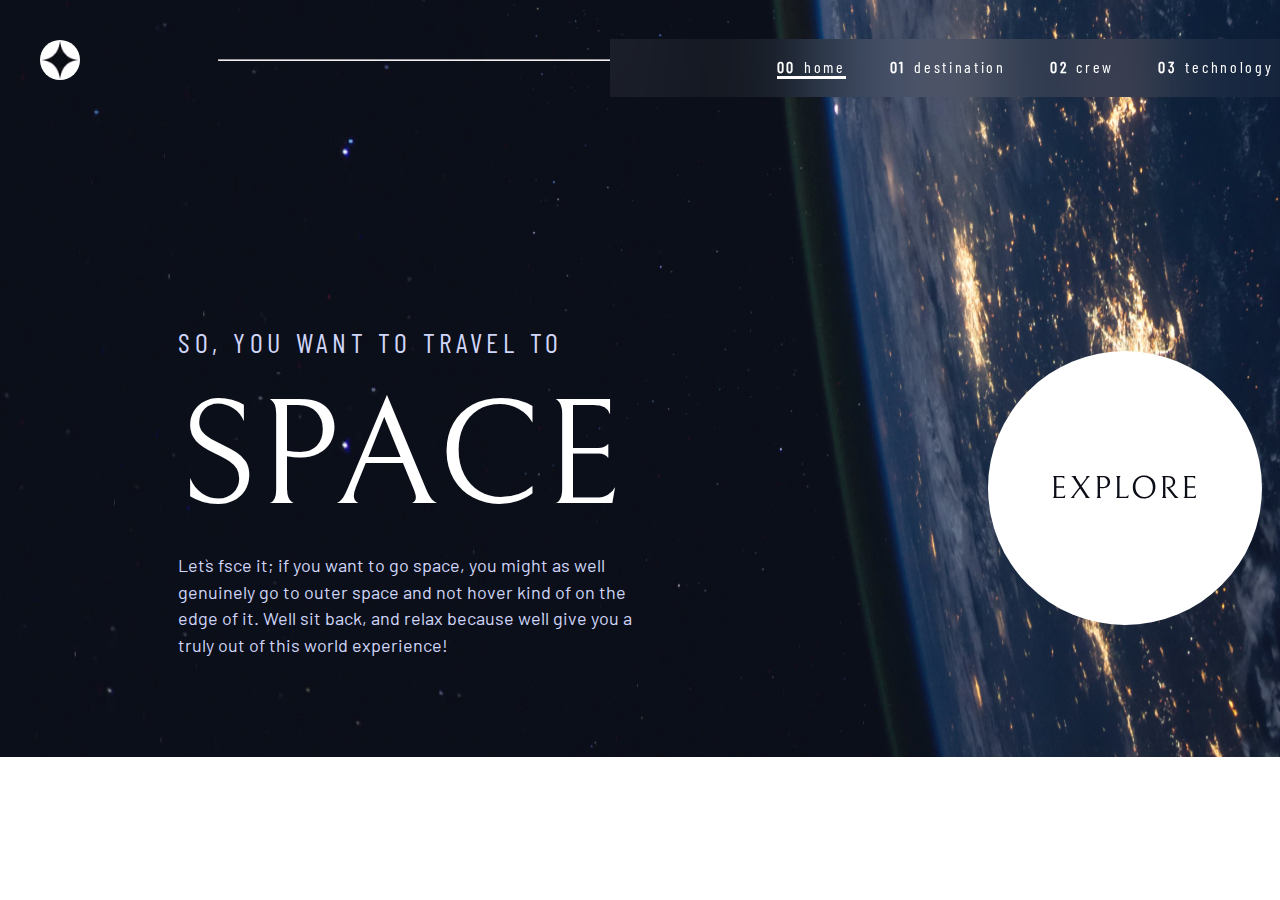
<file: index.html>
<!DOCTYPE html>
<html lang="en">
<head>
    <meta charset="UTF-8">
    <meta http-equiv="X-UA-Compatible" content="IE=edge">
    <meta name="viewport" content="width=device-width, initial-scale=1.0">
    <title>space</title>
    <link rel="stylesheet" href="css/normalize.css">
    <link rel="stylesheet" href="css/main.css">
</head>
<body>
    <div class="becground-img">
        <div class="header-saction">
                <div class="hr-img__flex">
                    <img src="img/photo_2022-10-08_11-21-20.jpg" alt="left-img">
                    
                </div>
                <hr class="header-hr">
                <nav class="navigation">
                    <ul class="navigation-itms">
                        <li class="navigation-itm active">
                            <a href="index.html"><span class="font-width">00</span>home</a>
                        </li>
                        <li class="navigation-itm">
                            <a href="about.html"><span class="font-width">01</span>destination</a>
                        </li>
                        <li class="navigation-itm">
                            <a href="aboutmy.html"><span class="font-width">02</span>crew</a>
                        </li>
                        <li class="navigation-itm">
                            <a href="space.html"><span class="font-width">03</span>technology</a>
                        </li>
                    </ul>
                </nav>
        </div>
        <div class="img-paragraph_flex">
            <div class="paragraph-fonts">
                <p class="font-style">
                    so, you want to travel to
                </p>
                <p class="size-px">
                    space
                </p>
                <p class="lorem-style">
                    Let`s fsce it; if you want to go space, you might as well <br> genuinely go to outer space and not hover kind of on the <br> edge of it. Well sit back, and relax because we`ll give you a <br>truly out of this world experience!
                </p>
            </div>
            <img class="explore-style" src="img/explore (1).svg" alt="explore">
        </div>
    </div>
</body>
</html>
</file>
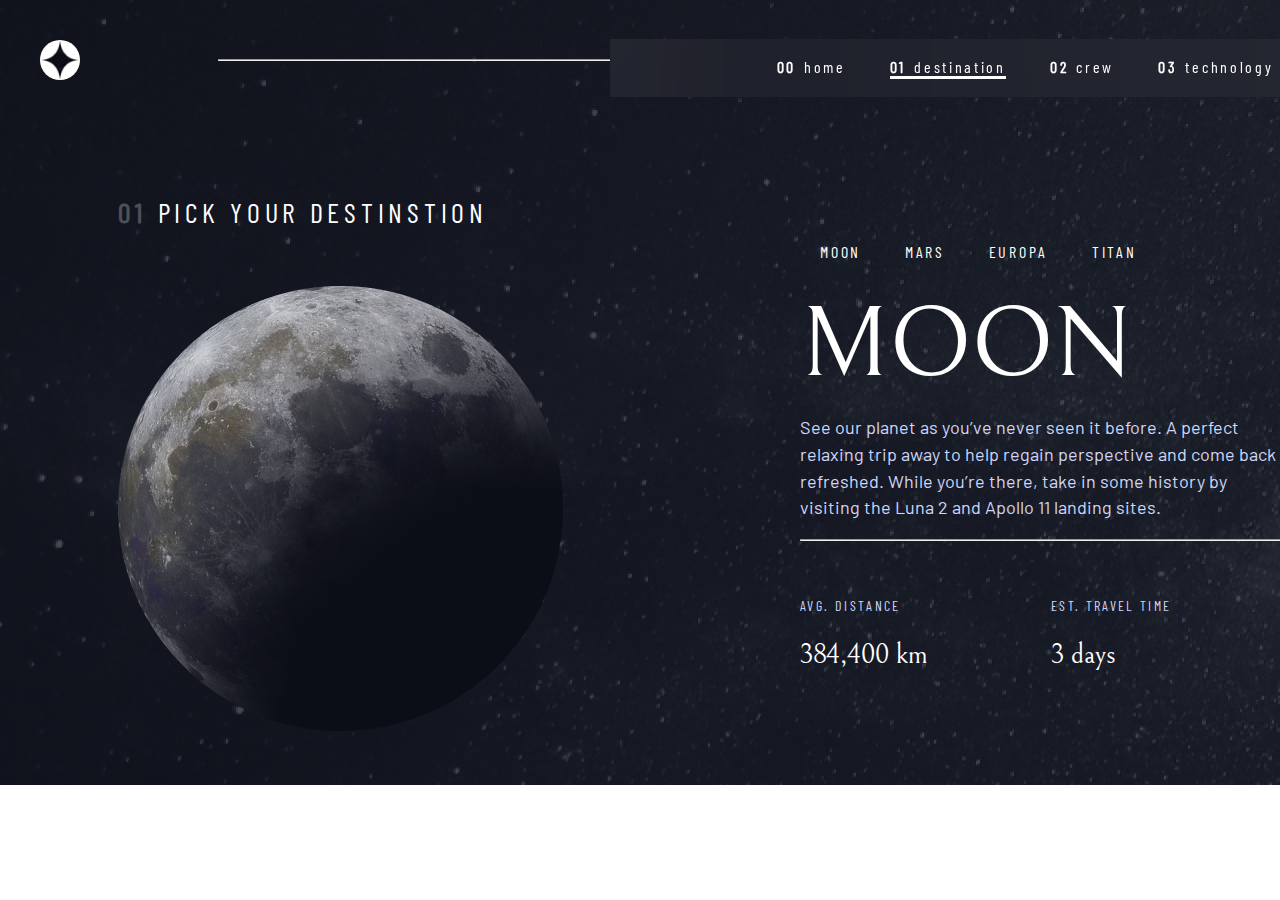
<file: about.html>
<!DOCTYPE html>
<html lang="en">
<head>
    <meta charset="UTF-8">
    <meta http-equiv="X-UA-Compatible" content="IE=edge">
    <meta name="viewport" content="width=device-width, initial-scale=1.0">
    <title>space</title>
    <link rel="stylesheet" href="css/normalize.css">
    <link rel="stylesheet" href="css/main.css">
</head>
<body class="about-html">
    <div class="becgroound-img2">
            <div class="header-saction">
                    <div class="hr-img__flex">
                        <img src="img/photo_2022-10-08_11-21-20.jpg" alt="left-img">
                        <hr class="header-hr">
                    </div>
                    <nav class="navigation">
                        <ul class="navigation-itms">
                            <li class="navigation-itm">
                                <a href="index.html"><span class="font-width">00</span>home</a>
                            </li>
                            <li class="navigation-itm active">
                                <a href="about.html"><span class="font-width">01</span>destination</a>
                            </li>
                            <li class="navigation-itm">
                                <a href="aboutmy.html"><span class="font-width">02</span>crew</a>
                            </li>
                            <li class="navigation-itm">
                                <a href="space.html"><span class="font-width">03</span>technology</a>
                            </li>
                        </ul>
                    </nav>
            </div>
            <div class="display-flex-midle">
                <div class="img-paragraph_top">
                    <p class="paragraph-top">
                        <span class="color-black">
                            01
                        </span>
                        pick your destinstion
                    </p>
                    <img src="img/Bitmap.png" alt="yer">
                </div>
                <div class="navigation-text">
                    <nav class="main-navigation">
                        <ul class="main-navigation_itms">
                            <li class="main-navigation_itm">
                                <a href="#">moon</a>
                            </li>
                            <li class="main-navigation_itm">
                                <a href="#">mars</a>
                            </li>
                            <li class="main-navigation_itm">
                                <a href="#">europa</a>
                            </li>
                            <li class="main-navigation_itm">
                                <a href="#">titan</a>
                            </li>
                        </ul>
                    </nav>
                    <p class="aboutmy-moon">
                        moon
                    </p>
                    <p class="right-main-paragraph2">
                        See our planet as you’ve never seen it before. A perfect <br> relaxing trip away to help regain perspective and come back <br> refreshed. While you’re there, take in some history by <br> visiting the Luna 2 and Apollo 11 landing sites.
                    </p>
                    <hr class="hr-2_about">
                    <div class="main-button__paragraph2">
                        <div class="button-text__2">
                            <p class="font-borwo">
                                avg. distance
                            </p>
                            <p class="font-bellive">
                                384,400 km
                            </p>
                        </div>
                        <div class="button-text__2">
                            <p class="font-borwo">
                                est. travel time
                            </p>
                            <p class="font-bellive">
                                3 days
                            </p>
                        </div>
                    </div>
                </div>
            </div>
    </div>
</body>
</html>
</file>
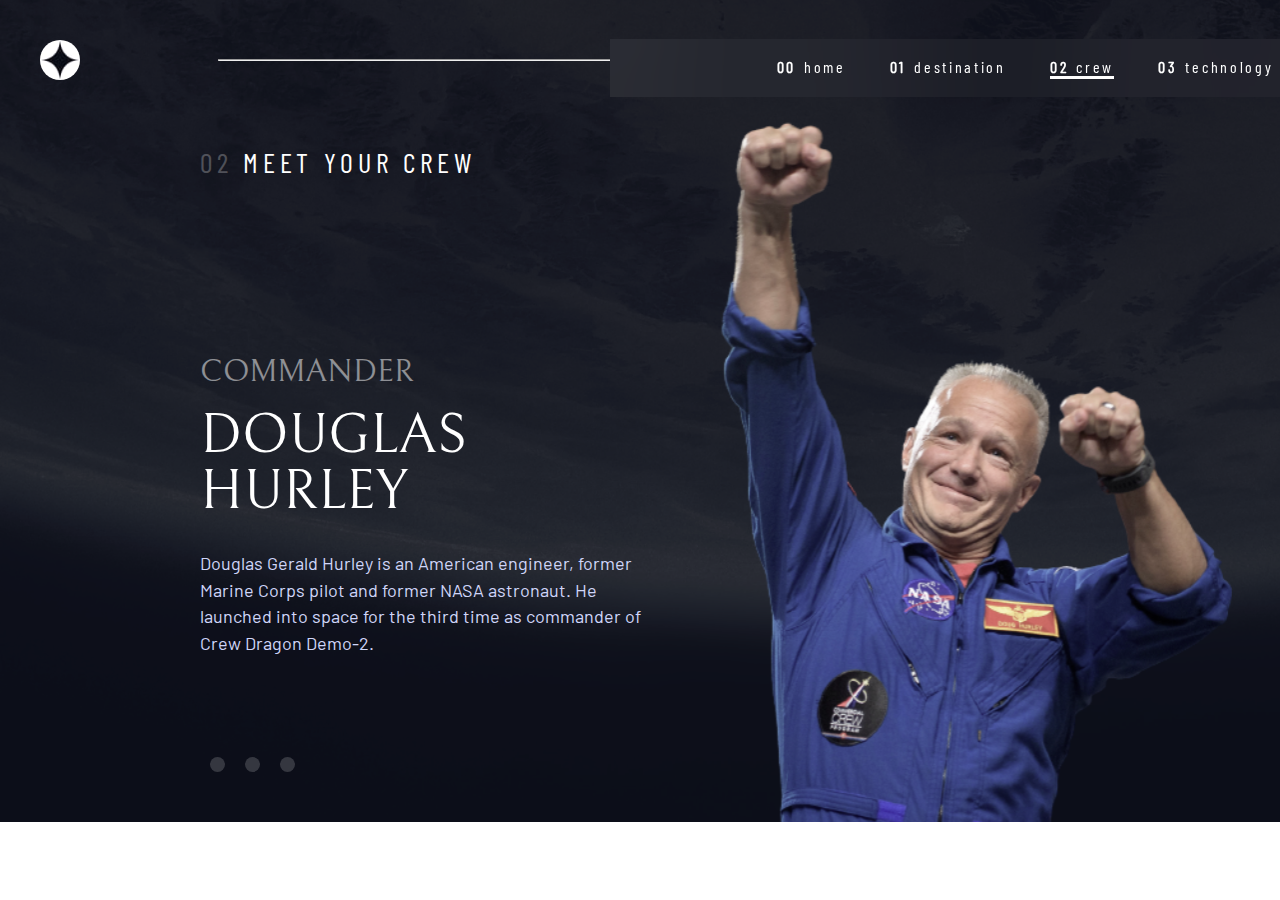
<file: aboutmy.html>
<!DOCTYPE html>
<html lang="en">
<head>
    <meta charset="UTF-8">
    <meta http-equiv="X-UA-Compatible" content="IE=edge">
    <meta name="viewport" content="width=device-width, initial-scale=1.0">
    <title>space</title>
    <link rel="stylesheet" href="css/normalize.css">
    <link rel="stylesheet" href="css/main.css">
</head>
<body class="aboutmy-html">
    <div class="becgroound-img3">
                <div class="header-saction">
                        <div class="hr-img__flex">
                            <img src="img/photo_2022-10-08_11-21-20.jpg" alt="left-img">
                            <hr class="header-hr">
                        </div>
                    
                        <nav class="navigation">
                            <ul class="navigation-itms">
                                <li class="navigation-itm">
                                    <a href="index.html"><span class="font-width">00</span>home</a>
                                </li>
                                <li class="navigation-itm">
                                    <a href="about.html"><span class="font-width">01</span>destination</a>
                                </li>
                                <li class="navigation-itm active">
                                    <a href="aboutmy.html"><span class="font-width">02</span>crew</a>
                                </li>
                                <li class="navigation-itm">
                                    <a href="space.html"><span class="font-width">03</span>technology</a>
                                </li>
                            </ul>
                        </nav>
                </div>
                <div class="display-flex_3style">
                    <div class="text-left_paragraph3">
                        <p class="paragraph-top">
                            <span class="color-wite">
                                02
                            </span>
                            meet your crew
                        </p>
                        <p class="commender">
                            commander
                        </p>
                        <p class="font-size__style">
                            douglas hurley 
                        </p>
                        <p class="right-main-paragraph2">
                            Douglas Gerald Hurley is an American engineer, former <br> Marine Corps pilot and former NASA astronaut. He<br> launched into space for the third time as commander of<br> Crew Dragon Demo-2.
                        </p>
                        <div class="button-style_dod">
                            <span class="colorwite"></span>
                            <span class="dod-style"></span>
                            <span class="dod-style"></span>
                            <span class="dod-style"></span>
                        </div>
                    </div>
                    
    
                    <img class="img-class_3" src="img/okaxon (1).svg" alt="okaxon">
                </div>
    </div>
</body>
</html>
</file>
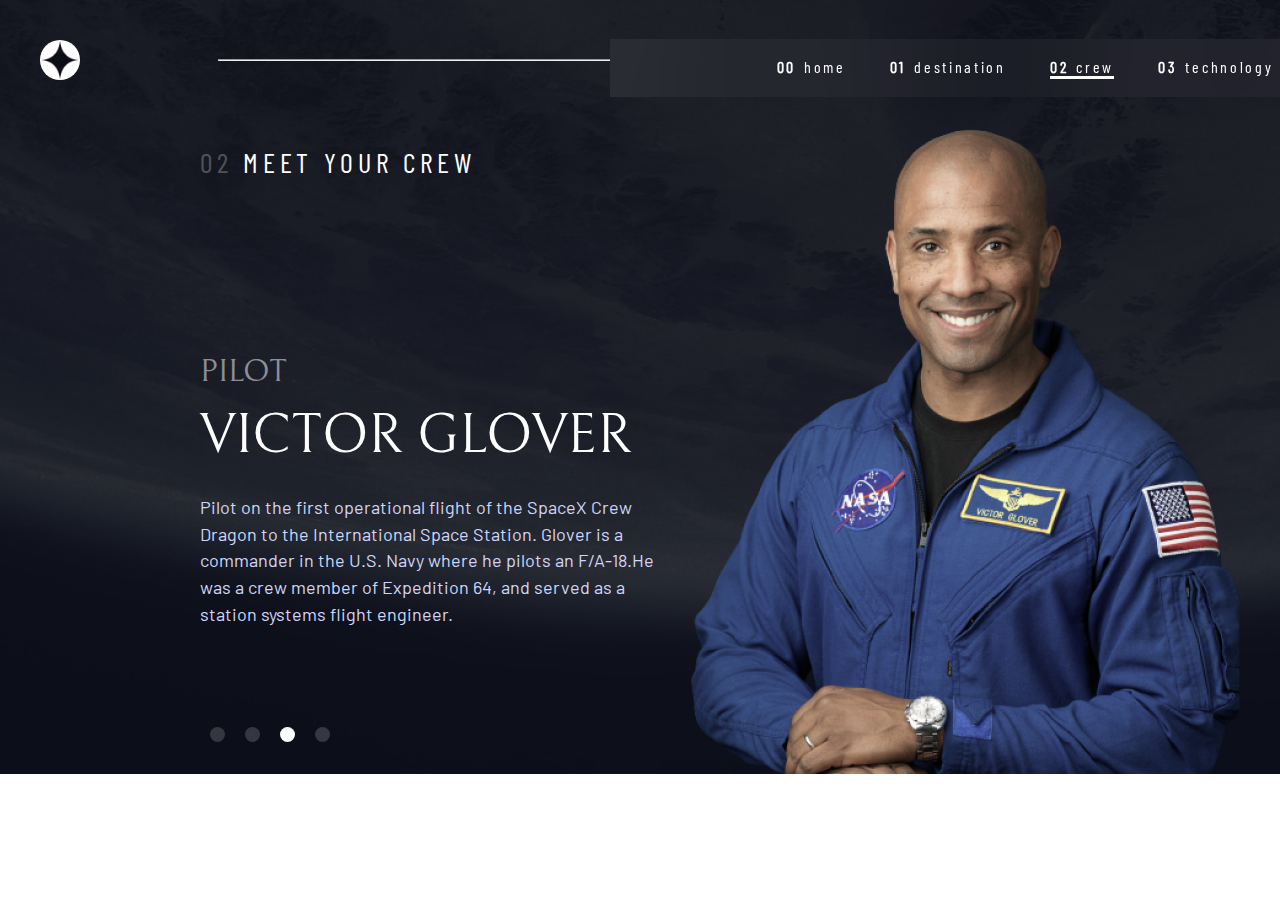
<file: black.html>
<!DOCTYPE html>
<html lang="en">
<head>
    <meta charset="UTF-8">
    <meta http-equiv="X-UA-Compatible" content="IE=edge">
    <meta name="viewport" content="width=device-width, initial-scale=1.0">
    <title>space</title>
    <link rel="stylesheet" href="css/normalize.css">
    <link rel="stylesheet" href="css/main.css">
</head>
<body class="aboutmy-html">
    <div class="becgroound-img3">
                <div class="header-saction">
                        <div class="hr-img__flex">
                            <img src="img/photo_2022-10-08_11-21-20.jpg" alt="left-img">
                            <hr class="header-hr">
                        </div>
                    
                        <nav class="navigation">
                            <ul class="navigation-itms">
                                <li class="navigation-itm">
                                    <a href="index.html"><span class="font-width">00</span>home</a>
                                </li>
                                <li class="navigation-itm">
                                    <a href="about.html"><span class="font-width">01</span>destination</a>
                                </li>
                                <li class="navigation-itm active">
                                    <a href="aboutmy.html"><span class="font-width">02</span>crew</a>
                                </li>
                                <li class="navigation-itm">
                                    <a href="space.html"><span class="font-width">03</span>technology</a>
                                </li>
                            </ul>
                        </nav>
                </div>
                <div class="display-flex_3style">
                    <div class="text-left_paragraph3">
                        <p class="paragraph-top">
                            <span class="color-wite">
                                02
                            </span>
                            meet your crew
                        </p>
                        <p class="commender">
                            pilot
                        </p>
                        <p class="font-size__style">
                           victor glover
                        </p>
                        <p class="right-main-paragraph2">
                            Pilot on the first operational flight of the SpaceX Crew <br> Dragon to the International Space Station. Glover is a<br> commander in the U.S. Navy where he pilots an F/A-18.He<br> was a crew member of Expedition 64, and served as a<br> station systems flight engineer. 
                        </p>
                        <div class="button-style_dod">
                            <a href="aboutmy.html" class="dod-style"></a>
                            <a href="portred2.html" class="dod-style"></a>
                            <a href="black.html" class="dod-style bgcolor"></a>
                            <a href="portred4.html" class="dod-style"></a>
                        </div>
                    </div>
                    <img class="img-class_3" src="img/okaxon3rasmblack.png" alt="okaxon">
                </div>
    </div>
</body>
</html>
</file>
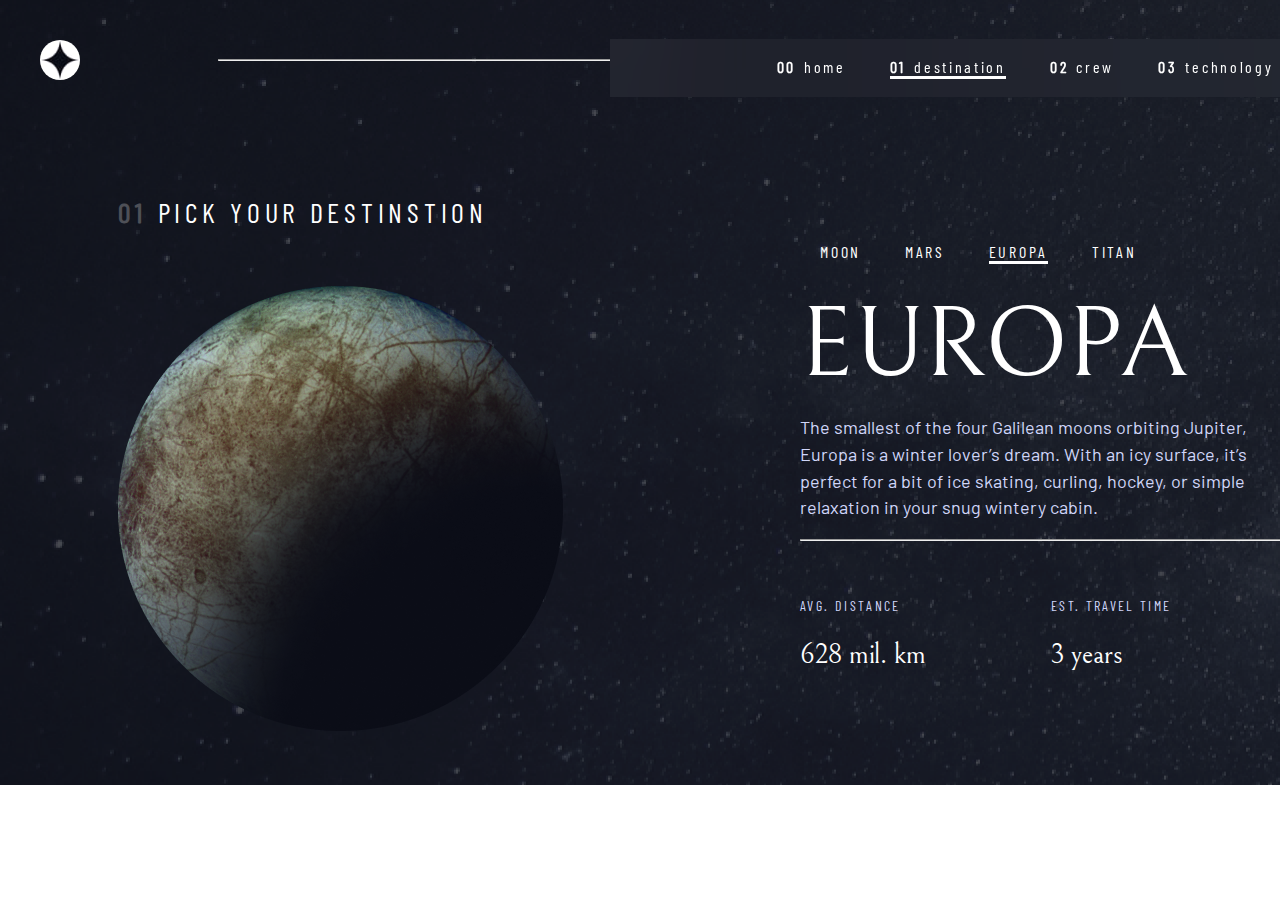
<file: europa.html>
<!DOCTYPE html>
<html lang="en">
<head>
    <meta charset="UTF-8">
    <meta http-equiv="X-UA-Compatible" content="IE=edge">
    <meta name="viewport" content="width=device-width, initial-scale=1.0">
    <title>space</title>
    <link rel="stylesheet" href="css/normalize.css">
    <link rel="stylesheet" href="css/main.css">
</head>
<body class="about-html">
    <div class="becgroound-img2">
            <div class="header-saction">
                    <div class="hr-img__flex">
                        <img src="img/photo_2022-10-08_11-21-20.jpg" alt="left-img">
                        <hr class="header-hr">
                    </div>
                    <nav class="navigation">
                        <ul class="navigation-itms">
                            <li class="navigation-itm">
                                <a href="index.html"><span class="font-width">00</span>home</a>
                            </li>
                            <li class="navigation-itm active">
                                <a href="about.html"><span class="font-width">01</span>destination</a>
                            </li>
                            <li class="navigation-itm">
                                <a href="aboutmy.html"><span class="font-width">02</span>crew</a>
                            </li>
                            <li class="navigation-itm">
                                <a href="space.html"><span class="font-width">03</span>technology</a>
                            </li>
                        </ul>
                    </nav>
            </div>
            <div class="display-flex-midle">
                <div class="img-paragraph_top">
                    <p class="paragraph-top">
                        <span class="color-black">
                            01
                        </span>
                        pick your destinstion
                    </p>
                    <img src="img/europa.png" alt="yer">
                </div>
                <div class="navigation-text">
                    <nav class="main-navigation">
                        <ul class="main-navigation_itms">
                            <li class="main-navigation_itm">
                                <a href="about.html">moon</a>
                            </li>
                            <li class="main-navigation_itm">
                                <a href="mars.html">mars</a>
                            </li>
                            <li class="main-navigation_itm hover2">
                                <a href="europa.html">europa</a>
                            </li>
                            <li class="main-navigation_itm">
                                <a href="titan.html">titan</a>
                            </li>
                        </ul>
                    </nav>
                    <p class="aboutmy-moon">
                        europa
                    </p>
                    <p class="right-main-paragraph2">
                        The smallest of the four Galilean moons orbiting Jupiter, <br> Europa is a winter lover’s dream. With an icy surface, it’s <br> perfect for a bit of ice skating, curling, hockey, or simple <br>relaxation in your snug wintery cabin.
                    </p>
                    <hr class="hr-2_about">
                    <div class="main-button__paragraph2">
                        <div class="button-text__2">
                            <p class="font-borwo">
                                avg. distance
                            </p>
                            <p class="font-bellive">
                                628 mil. km
                            </p>
                        </div>
                        <div class="button-text__2">
                            <p class="font-borwo">
                                est. travel time
                            </p>
                            <p class="font-bellive">
                                3 years
                            </p>
                        </div>
                    </div>
                </div>
            </div>
    </div>
</body>
</html>
</file>
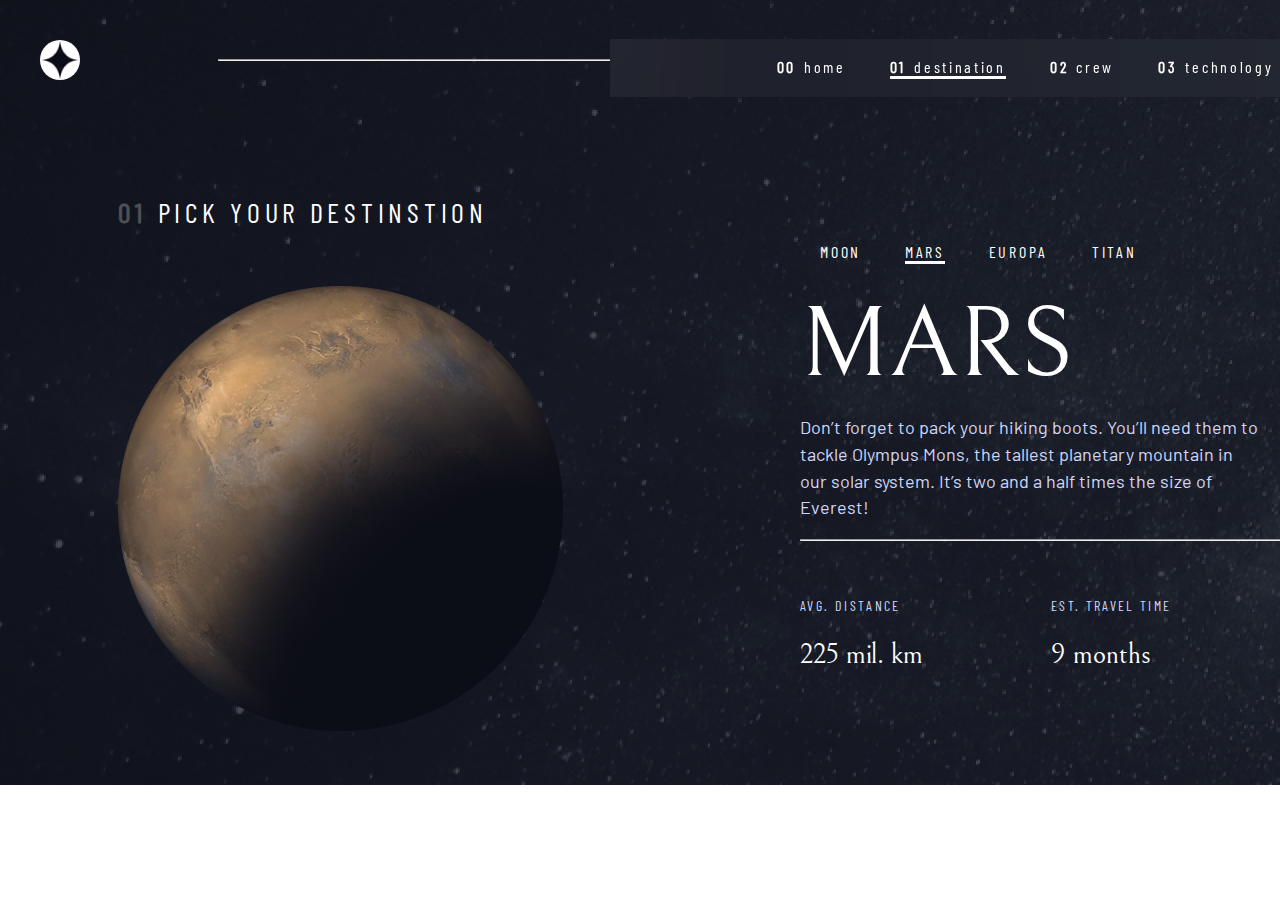
<file: mars.html>
<!DOCTYPE html>
<html lang="en">
<head>
    <meta charset="UTF-8">
    <meta http-equiv="X-UA-Compatible" content="IE=edge">
    <meta name="viewport" content="width=device-width, initial-scale=1.0">
    <title>space</title>
    <link rel="stylesheet" href="css/normalize.css">
    <link rel="stylesheet" href="css/main.css">
</head>
<body class="about-html">
    <div class="becgroound-img2">
            <div class="header-saction">
                    <div class="hr-img__flex">
                        <img src="img/photo_2022-10-08_11-21-20.jpg" alt="left-img">
                        <hr class="header-hr">
                    </div>
                    <nav class="navigation">
                        <ul class="navigation-itms">
                            <li class="navigation-itm">
                                <a href="index.html"><span class="font-width">00</span>home</a>
                            </li>
                            <li class="navigation-itm active">
                                <a href="about.html"><span class="font-width">01</span>destination</a>
                            </li>
                            <li class="navigation-itm">
                                <a href="aboutmy.html"><span class="font-width">02</span>crew</a>
                            </li>
                            <li class="navigation-itm">
                                <a href="space.html"><span class="font-width">03</span>technology</a>
                            </li>
                        </ul>
                    </nav>
            </div>
            <div class="display-flex-midle">
                <div class="img-paragraph_top">
                    <p class="paragraph-top">
                        <span class="color-black">
                            01
                        </span>
                        pick your destinstion
                    </p>
                    <img src="img/mars....png" alt="yer">
                </div>
                <div class="navigation-text">
                    <nav class="main-navigation">
                        <ul class="main-navigation_itms">
                            <li class="main-navigation_itm">
                                <a href="about.html">moon</a>
                            </li>
                            <li class="main-navigation_itm hover2">
                                <a href="mars.html">mars</a>
                            </li>
                            <li class="main-navigation_itm">
                                <a href="europa.html">europa</a>
                            </li>
                            <li class="main-navigation_itm">
                                <a href="titan.html">titan</a>
                            </li>
                        </ul>
                    </nav>
                    <p class="aboutmy-moon">
                        mars
                    </p>
                    <p class="right-main-paragraph2">
                        Don’t forget to pack your hiking boots. You’ll need them to <br> tackle Olympus Mons, the tallest planetary mountain in <br> our solar system. It’s two and a half times the size of <br> Everest!
                    </p>
                    <hr class="hr-2_about">
                    <div class="main-button__paragraph2">
                        <div class="button-text__2">
                            <p class="font-borwo">
                                avg. distance
                            </p>
                            <p class="font-bellive">
                                225 mil. km
                            </p>
                        </div>
                        <div class="button-text__2">
                            <p class="font-borwo">
                                est. travel time
                            </p>
                            <p class="font-bellive">
                                9 months
                            </p>
                        </div>
                    </div>
                </div>
            </div>
    </div>
</body>
</html>
</file>
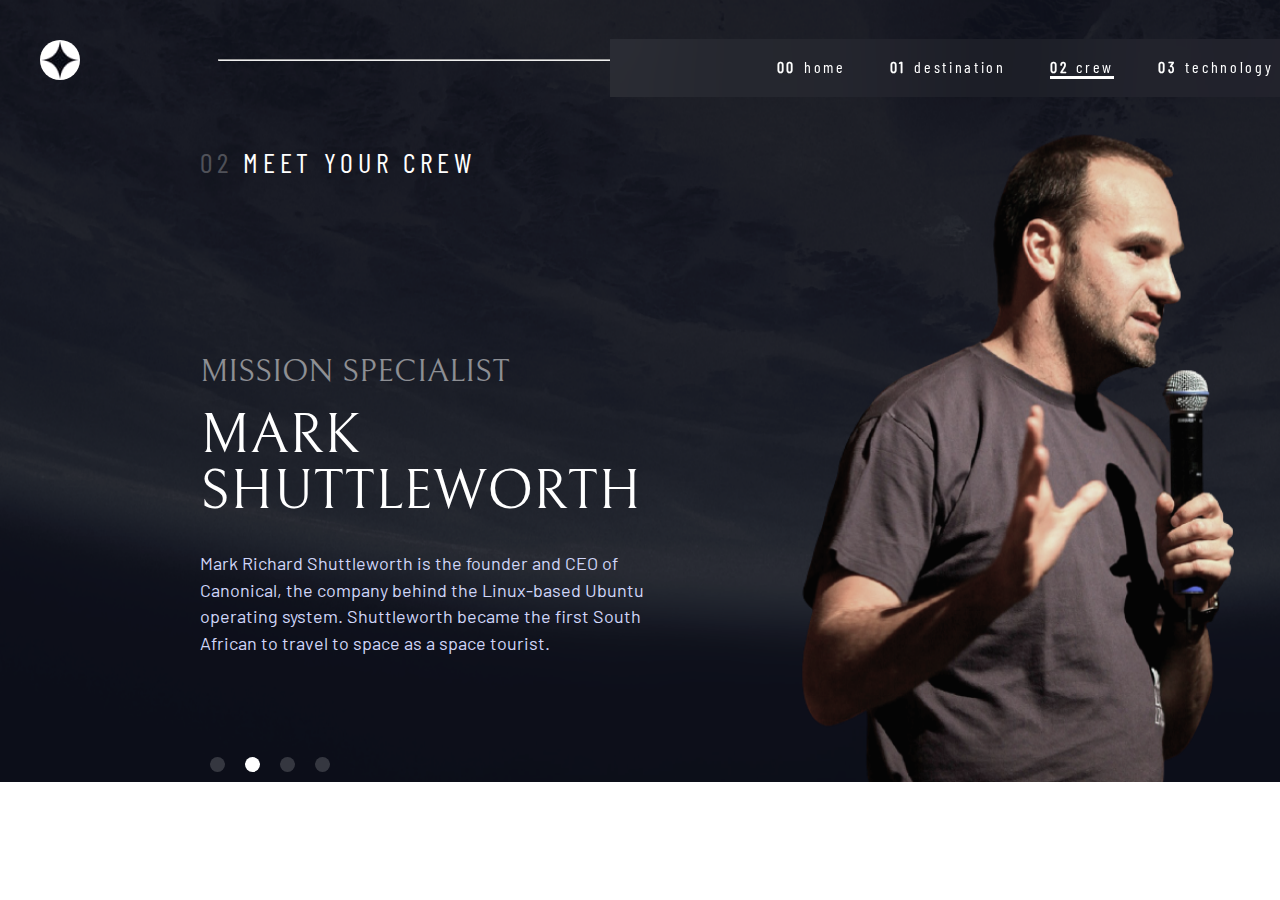
<file: portred2.html>
<!DOCTYPE html>
<html lang="en">
<head>
    <meta charset="UTF-8">
    <meta http-equiv="X-UA-Compatible" content="IE=edge">
    <meta name="viewport" content="width=device-width, initial-scale=1.0">
    <title>space</title>
    <link rel="stylesheet" href="css/normalize.css">
    <link rel="stylesheet" href="css/main.css">
</head>
<body class="aboutmy-html">
    <div class="becgroound-img3">
                <div class="header-saction">
                        <div class="hr-img__flex">
                            <img src="img/photo_2022-10-08_11-21-20.jpg" alt="left-img">
                            <hr class="header-hr">
                        </div>
                    
                        <nav class="navigation">
                            <ul class="navigation-itms">
                                <li class="navigation-itm">
                                    <a href="index.html"><span class="font-width">00</span>home</a>
                                </li>
                                <li class="navigation-itm">
                                    <a href="about.html"><span class="font-width">01</span>destination</a>
                                </li>
                                <li class="navigation-itm active">
                                    <a href="aboutmy.html"><span class="font-width">02</span>crew</a>
                                </li>
                                <li class="navigation-itm">
                                    <a href="space.html"><span class="font-width">03</span>technology</a>
                                </li>
                            </ul>
                        </nav>
                </div>
                <div class="display-flex_3style">
                    <div class="text-left_paragraph3">
                        <p class="paragraph-top">
                            <span class="color-wite">
                                02
                            </span>
                            meet your crew
                        </p>
                        <p class="commender">
                            mission specialist
                        </p>
                        <p class="font-size__style">
                            mark shuttleworth
                        </p>
                        <p class="right-main-paragraph2">
                            Mark Richard Shuttleworth is the founder and CEO of <br> Canonical, the company behind the Linux-based Ubuntu<br> operating system. Shuttleworth became the first South<br> African to travel to space as a space tourist.
                        </p>
                        <div class="button-style_dod">
                            <a href="aboutmy.html" class="dod-style"></a>
                            <a href="portred2.html" class="dod-style bgcolor"></a>
                            <a href="black.html" class="dod-style"></a>
                            <a href="portred4.html" class="dod-style"></a>
                        </div>
                    </div>
                    
    
                    <img class="img-class_3" src="img/okahon2rasm.png" alt="okaxon">
                </div>
    </div>
</body>
</html>
</file>
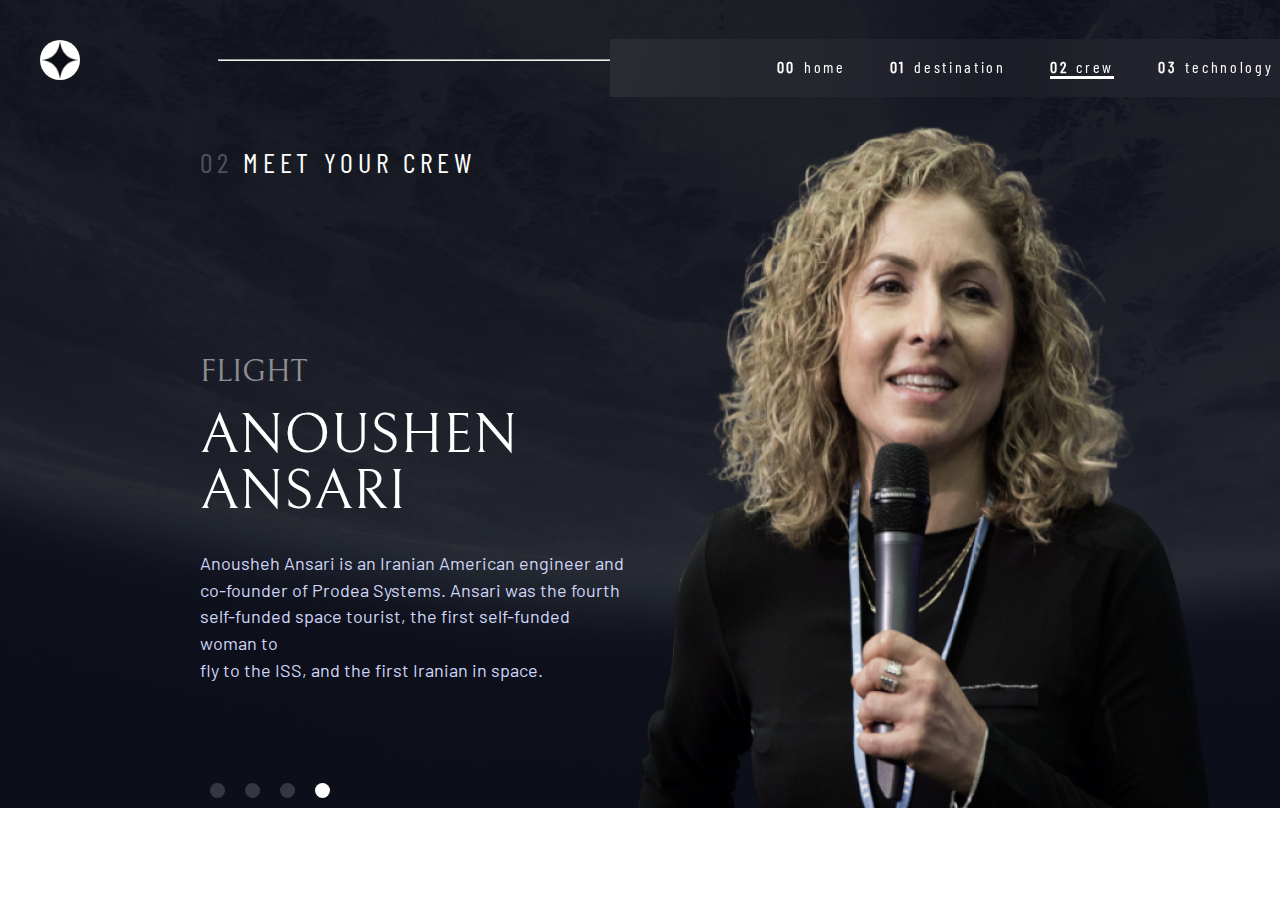
<file: portred4.html>
<!DOCTYPE html>
<html lang="en">
<head>
    <meta charset="UTF-8">
    <meta http-equiv="X-UA-Compatible" content="IE=edge">
    <meta name="viewport" content="width=device-width, initial-scale=1.0">
    <title>space</title>
    <link rel="stylesheet" href="css/normalize.css">
    <link rel="stylesheet" href="css/main.css">
</head>
<body class="aboutmy-html">
    <div class="becgroound-img3">
                <div class="header-saction">
                        <div class="hr-img__flex">
                            <img src="img/photo_2022-10-08_11-21-20.jpg" alt="left-img">
                            <hr class="header-hr">
                        </div>
                    
                        <nav class="navigation">
                            <ul class="navigation-itms">
                                <li class="navigation-itm">
                                    <a href="index.html"><span class="font-width">00</span>home</a>
                                </li>
                                <li class="navigation-itm">
                                    <a href="about.html"><span class="font-width">01</span>destination</a>
                                </li>
                                <li class="navigation-itm active">
                                    <a href="aboutmy.html"><span class="font-width">02</span>crew</a>
                                </li>
                                <li class="navigation-itm">
                                    <a href="space.html"><span class="font-width">03</span>technology</a>
                                </li>
                            </ul>
                        </nav>
                </div>
                <div class="display-flex_3style">
                    <div class="text-left_paragraph3">
                        <p class="paragraph-top">
                            <span class="color-wite">
                                02
                            </span>
                            meet your crew
                        </p>
                        <p class="commender">
                            flight
                        </p>
                        <p class="font-size__style">
                            anoushen ansari
                        </p>
                        <p class="right-main-paragraph2">
                            Anousheh Ansari is an Iranian American engineer and <br> co-founder of Prodea Systems. Ansari was the fourth<br> self-funded space tourist, the first self-funded woman to<br> fly to the ISS, and the first Iranian in space. 
                        </p>
                        <div class="button-style_dod">
                            <a href="aboutmy.html" class="dod-style"></a>
                            <a href="portred2.html" class="dod-style"></a>
                            <a href="black.html" class="dod-style"></a>
                            <a href="portred4.html" class="dod-style bgcolor"></a>
                        </div>
                    </div>
                    <img class="img-class_3" src="img/opahon4rasm.png" alt="okaxon">
                </div>
    </div>
</body>
</html>
</file>
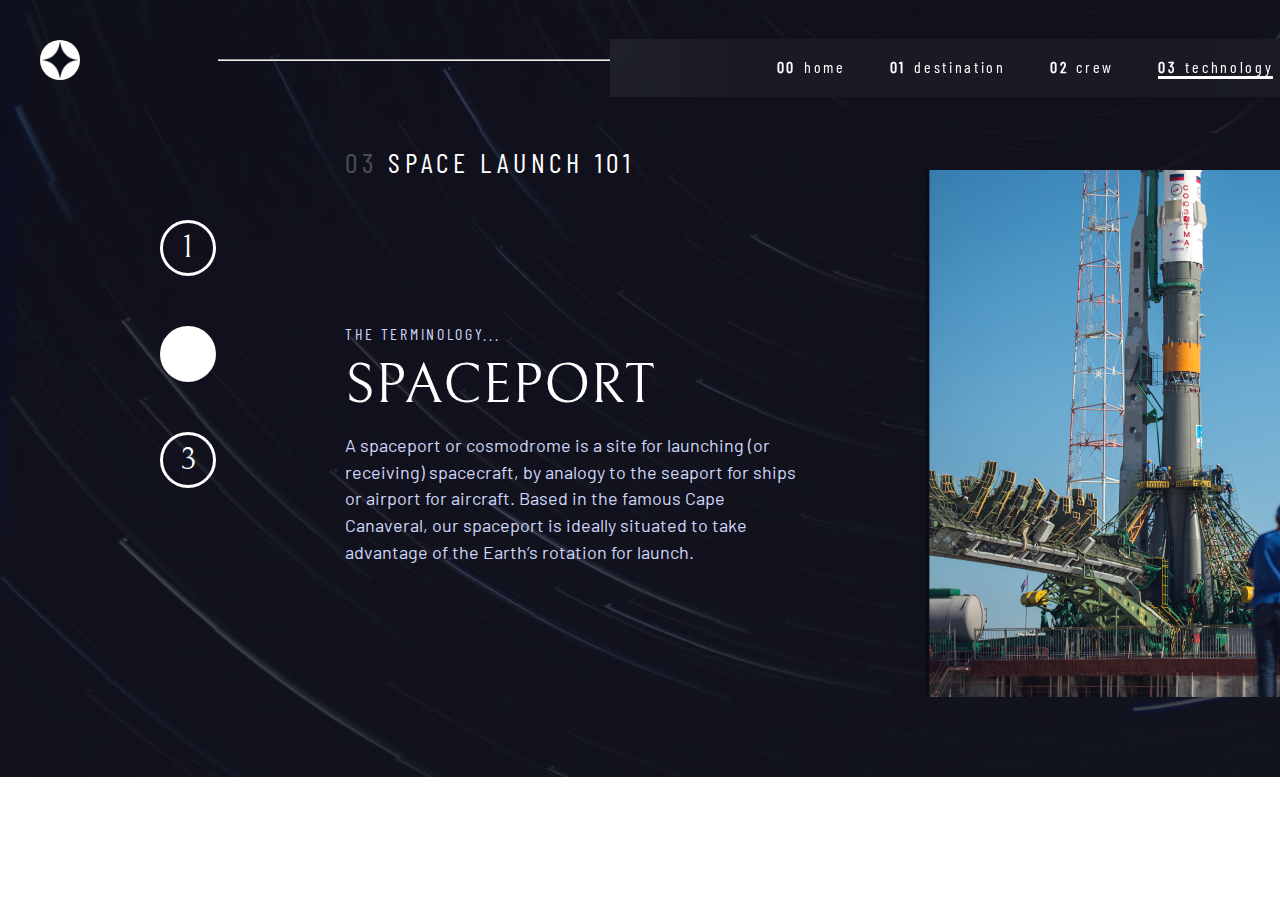
<file: raketa.html>
<!DOCTYPE html>
<html lang="en">
<head>
    <meta charset="UTF-8">
    <meta http-equiv="X-UA-Compatible" content="IE=edge">
    <meta name="viewport" content="width=device-width, initial-scale=1.0">
    <title>space</title>
    <link rel="stylesheet" href="css/normalize.css">
    <link rel="stylesheet" href="css/main.css">
</head>
<body class="space-html">
    <div class="becgroound-img4">
        <div class="header-saction">
            <div class="hr-img__flex">
                <img src="img/photo_2022-10-08_11-21-20.jpg" alt="left-img">
                <hr class="header-hr">
            </div>
        
            <nav class="navigation">
                <ul class="navigation-itms">
                    <li class="navigation-itm">
                        <a href="index.html"><span class="font-width">00</span>home</a>
                    </li>
                    <li class="navigation-itm">
                        <a href="about.html"><span class="font-width">01</span>destination</a>
                    </li>
                    <li class="navigation-itm">
                        <a href="aboutmy.html"><span class="font-width">02</span>crew</a>
                    </li>
                    <li class="navigation-itm active">
                        <a href="space.html"><span class="font-width">03</span>technology</a>
                    </li>
                </ul>
            </nav>
        </div>
            <div class="display-flex_3pret">
                
                <div class="span-1style">
                    <div class="span__2style havor">
                        <a href="space.html">1</a>
                    </div>
                    <div class="span__2style havor  bcgcolorwite">
                        <a href="raketa.html">2</a>
                    </div>
                    <div class="span__2style havor">
                        <a href="raketa2.html">3</a>
                    </div>
                </div>
                <div class="tert__left-style4">

                    <p class="paragraph-top">
                        <span class="color-wite">
                            03
                        </span>
                        space launch 101
                    </p>
                    
                    <p class="terminology">
                        the terminology...
                    </p>
                    <p class="width__text">
                        spaceport 
                    </p>
                    <p class="right-main-paragraph2">
                        A spaceport or cosmodrome is a site for launching (or <br> receiving) spacecraft, by analogy to the seaport for ships<br> or airport for aircraft. Based in the famous Cape<br> Canaveral, our spaceport is ideally situated to take<br> advantage of the Earth’s rotation for launch.
                    </p>
                    
                </div>
                <img class="img-4style" src="img/raketa2.jpg" alt="raketa">
            </div>
    </div>
</body>
</html>
</file>
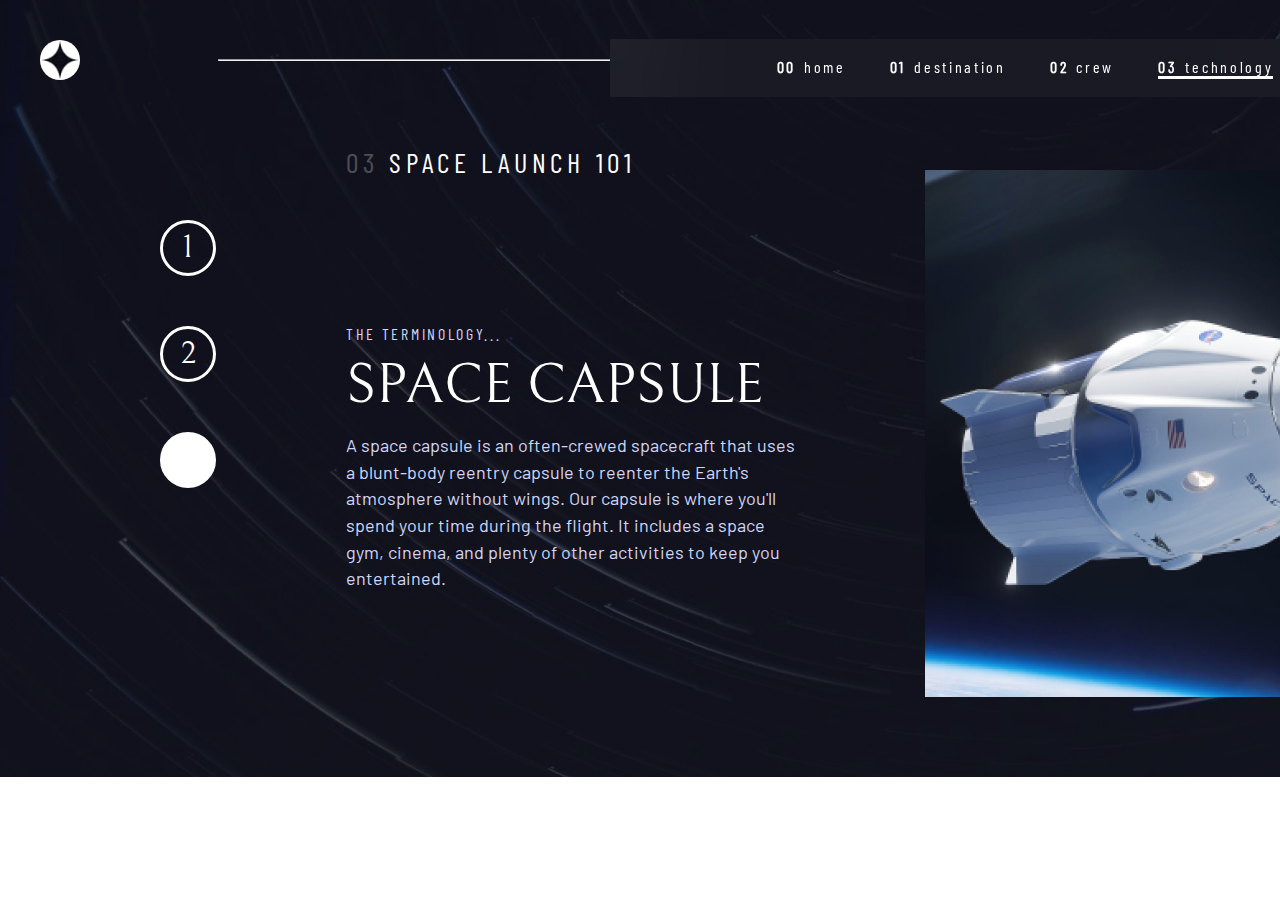
<file: raketa2.html>
<!DOCTYPE html>
<html lang="en">
<head>
    <meta charset="UTF-8">
    <meta http-equiv="X-UA-Compatible" content="IE=edge">
    <meta name="viewport" content="width=device-width, initial-scale=1.0">
    <title>space</title>
    <link rel="stylesheet" href="css/normalize.css">
    <link rel="stylesheet" href="css/main.css">
</head>
<body class="space-html">
    <div class="becgroound-img4">
        <div class="header-saction">
            <div class="hr-img__flex">
                <img src="img/photo_2022-10-08_11-21-20.jpg" alt="left-img">
                <hr class="header-hr">
            </div>
        
            <nav class="navigation">
                <ul class="navigation-itms">
                    <li class="navigation-itm">
                        <a href="index.html"><span class="font-width">00</span>home</a>
                    </li>
                    <li class="navigation-itm">
                        <a href="about.html"><span class="font-width">01</span>destination</a>
                    </li>
                    <li class="navigation-itm">
                        <a href="aboutmy.html"><span class="font-width">02</span>crew</a>
                    </li>
                    <li class="navigation-itm active">
                        <a href="space.html"><span class="font-width">03</span>technology</a>
                    </li>
                </ul>
            </nav>
        </div>
            <div class="display-flex_3pret">
                
                <div class="span-1style">
                    <div class="span__2style havor">
                        <a href="space.html">1</a>
                    </div>
                    <div class="span__2style havor">
                        <a href="raketa.html">2</a>
                    </div>
                    <div class="span__2style havor bcgcolorwite">
                        <a href="raketa2.html">3</a>
                    </div>
                </div>
                <div class="tert__left-style4">

                    <p class="paragraph-top">
                        <span class="color-wite">
                            03
                        </span>
                        space launch 101
                    </p>
                    
                    <p class="terminology">
                        the terminology...
                    </p>
                    <p class="width__text">
                        space capsule 
                    </p>
                    <p class="right-main-paragraph2">
                        A space capsule is an often-crewed spacecraft that uses <br> a blunt-body reentry capsule to reenter the Earth's <br> atmosphere without wings. Our capsule is where you'll <br> spend your time during the flight. It includes a space <br> gym, cinema, and plenty of other activities to keep you <br> entertained.
                    </p>
                    
                </div>
                <img class="img-4style" src="img/raketa3.png" alt="raketa">
            </div>
    </div>
</body>
</html>
</file>
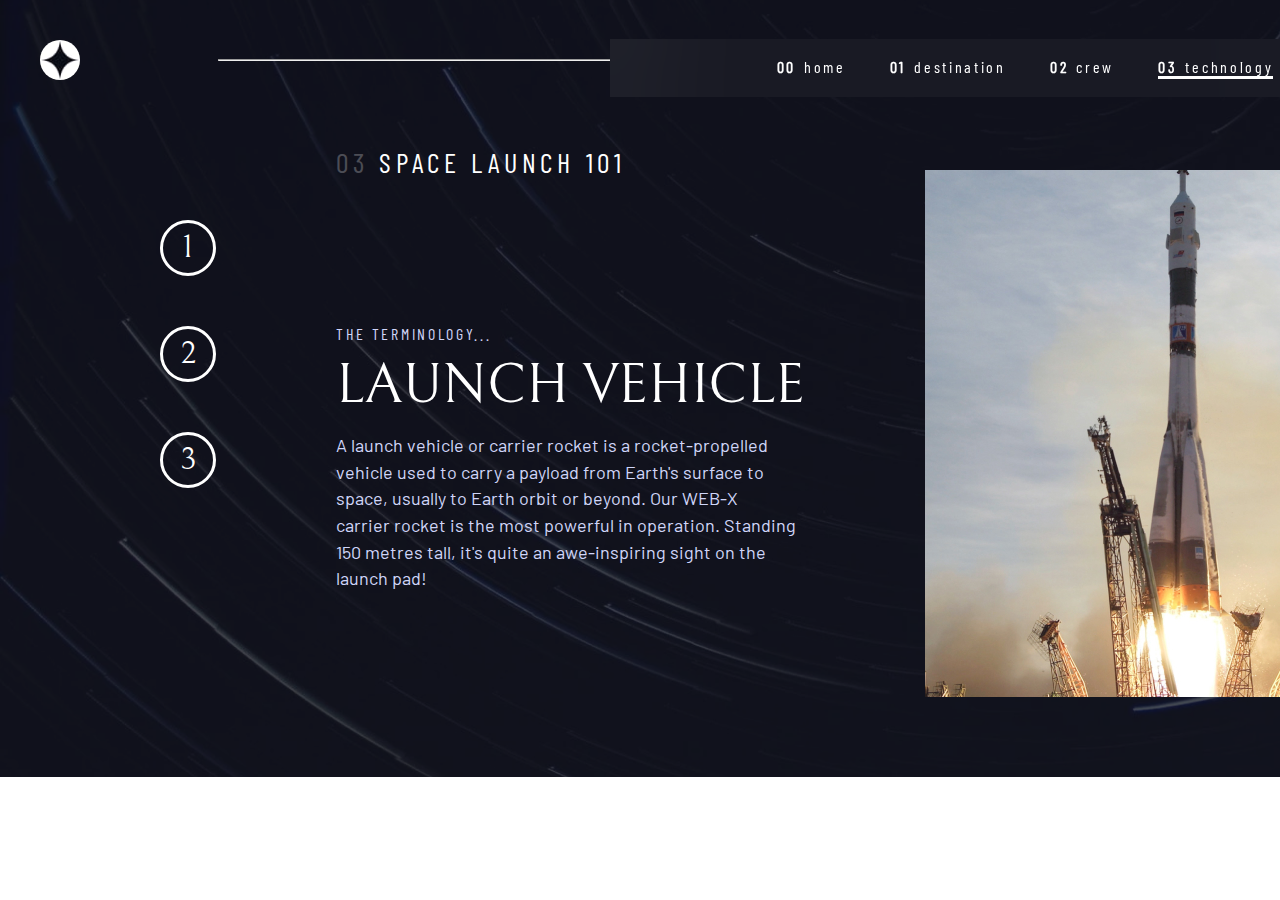
<file: space.html>
<!DOCTYPE html>
<html lang="en">
<head>
    <meta charset="UTF-8">
    <meta http-equiv="X-UA-Compatible" content="IE=edge">
    <meta name="viewport" content="width=device-width, initial-scale=1.0">
    <title>space</title>
    <link rel="stylesheet" href="css/normalize.css">
    <link rel="stylesheet" href="css/main.css">
</head>
<body class="space-html">
    <div class="becgroound-img4">
        <div class="header-saction">
            <div class="hr-img__flex">
                <img src="img/photo_2022-10-08_11-21-20.jpg" alt="left-img">
                <hr class="header-hr">
            </div>
        
            <nav class="navigation">
                <ul class="navigation-itms">
                    <li class="navigation-itm">
                        <a href="index.html"><span class="font-width">00</span>home</a>
                    </li>
                    <li class="navigation-itm">
                        <a href="about.html"><span class="font-width">01</span>destination</a>
                    </li>
                    <li class="navigation-itm">
                        <a href="aboutmy.html"><span class="font-width">02</span>crew</a>
                    </li>
                    <li class="navigation-itm active">
                        <a href="space.html"><span class="font-width">03</span>technology</a>
                    </li>
                </ul>
            </nav>
        </div>

        

            <div class="display-flex_3pret">
                
                <div class="span-1style">
                    <div class="span__2style havor">
                        1
                    </div>
                    <div class="span__2style havor">
                        2
                    </div>
                    <div class="span__2style havor">
                        3
                    </div>
                </div>
                <div class="tert__left-style4">

                    <p class="paragraph-top">
                        <span class="color-wite">
                            03
                        </span>
                        space launch 101
                    </p>
                    
                    <p class="terminology">
                        the terminology...
                    </p>
                    <p class="width__text">
                        launch vehicle 
                    </p>
                    <p class="right-main-paragraph2">
                        A launch vehicle or carrier rocket is a rocket-propelled <br> vehicle used to carry a payload from Earth's surface to<br> space, usually to Earth orbit or beyond. Our WEB-X <br>carrier rocket is the most powerful in operation. Standing<br> 150 metres tall, it's quite an awe-inspiring sight on the <br> launch pad!
                    </p>
                    
                </div>
                <img class="img-4style" src="img/bitmap222.jpg" alt="raketa">
            </div>
    </div>
</body>
</html>
</file>
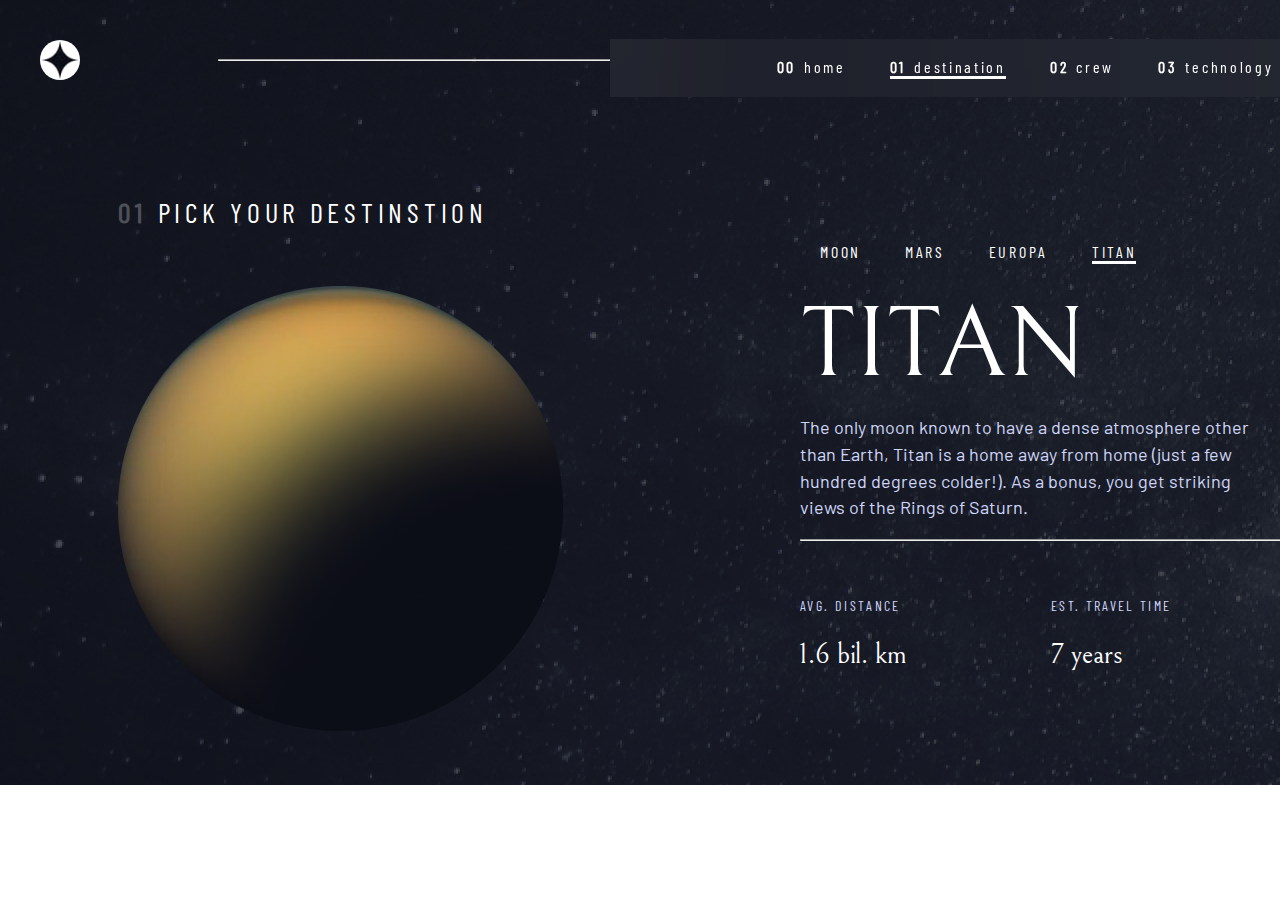
<file: titan.html>
<!DOCTYPE html>
<html lang="en">
<head>
    <meta charset="UTF-8">
    <meta http-equiv="X-UA-Compatible" content="IE=edge">
    <meta name="viewport" content="width=device-width, initial-scale=1.0">
    <title>space</title>
    <link rel="stylesheet" href="css/normalize.css">
    <link rel="stylesheet" href="css/main.css">
</head>
<body class="about-html">
    <div class="becgroound-img2">
            <div class="header-saction">
                    <div class="hr-img__flex">
                        <img src="img/photo_2022-10-08_11-21-20.jpg" alt="left-img">
                        <hr class="header-hr">
                    </div>
                    <nav class="navigation">
                        <ul class="navigation-itms">
                            <li class="navigation-itm">
                                <a href="index.html"><span class="font-width">00</span>home</a>
                            </li>
                            <li class="navigation-itm active">
                                <a href="about.html"><span class="font-width">01</span>destination</a>
                            </li>
                            <li class="navigation-itm">
                                <a href="aboutmy.html"><span class="font-width">02</span>crew</a>
                            </li>
                            <li class="navigation-itm">
                                <a href="space.html"><span class="font-width">03</span>technology</a>
                            </li>
                        </ul>
                    </nav>
            </div>
            <div class="display-flex-midle">
                <div class="img-paragraph_top">
                    <p class="paragraph-top">
                        <span class="color-black">
                            01
                        </span>
                        pick your destinstion
                    </p>
                    <img src="img/titan,..png" alt="yer">
                </div>
                <div class="navigation-text">
                    <nav class="main-navigation">
                        <ul class="main-navigation_itms">
                            <li class="main-navigation_itm">
                                <a href="about.html">moon</a>
                            </li>
                            <li class="main-navigation_itm">
                                <a href="mars.html">mars</a>
                            </li>
                            <li class="main-navigation_itm">
                                <a href="europa.html">europa</a>
                            </li>
                            <li class="main-navigation_itm hover2">
                                <a href="titan.html">titan</a>
                            </li>
                        </ul>
                    </nav>
                    <p class="aboutmy-moon">
                        titan
                    </p>
                    <p class="right-main-paragraph2">
                        The only moon known to have a dense atmosphere other <br> than Earth, Titan is a home away from home (just a few<br>  hundred degrees colder!). As a bonus, you get striking <br> views of the Rings of Saturn.
                    </p>
                    <hr class="hr-2_about">
                    <div class="main-button__paragraph2">
                        <div class="button-text__2">
                            <p class="font-borwo">
                                avg. distance
                            </p>
                            <p class="font-bellive">
                                1.6 bil. km
                            </p>
                        </div>
                        <div class="button-text__2">
                            <p class="font-borwo">
                                est. travel time
                            </p>
                            <p class="font-bellive">
                                7 years
                            </p>
                        </div>
                    </div>
                </div>
            </div>
    </div>
</body>
</html>
</file>
<file: css/main.css>
@font-face {
    font-family: 'Barlow Condensed';
    src:url('../fonts/BarlowCondensed-Regular.woff2') format('woff2'),
    url('../fonts/BarlowCondensed-Regular.woff') format('woff');
    font-weight: normal;
    font-style: normal;
    font-display: swap;
}
@font-face {
    font-family: 'Bellefair';
    src: url('../fonts/Bellefair-Regular.woff2') format('woff2'),
    url('../fonts/Bellefair-Regular.woff') format('woff');
    font-weight: normal;
    font-style: normal;
    font-display: swap;
}
@font-face {
    font-family: 'Barlow';
    src: url('../fonts/Barlow-Regular.woff2') format('woff2'),
    url('../fonts/Barlow-Regular.woff') format('woff');
    font-weight: normal;
    font-style: normal;
    font-display: swap;
}
.becground-img{
    background-image: url("../img/Bitmap.jpg");
    width: 1440px;
    align-items: center;
    margin-left: auto;
    margin-right: auto;
    background-repeat: no-repeat;
}
.becgroound-img2{
    background-image: url("../img/Desktop\ -\ Destination\ -\ A.png");
    width: 1440px;
    align-items: center;
    margin-left: auto;
    margin-right: auto;
    background-repeat: no-repeat;
}
.becgroound-img3{
    background-image: url("../img/Bitmap\ \(1\).png");
    width: 1440px;
    align-items: center;
    margin-left: auto;
    margin-right: auto;
    background-repeat: no-repeat;
}
.becgroound-img4{
    background-image: url("../img/Desktop\ -\ Technology\ -\ A.png");
    width: 1440px;
    align-items: center;
    margin-left: auto;
    margin-right: auto;
    background-repeat: no-repeat;
}
.header-saction img{
    display: inline-block;
    border-radius: 50%;
    width: 40px;
    vertical-align: middle;
    padding: 40px;
}
.header-saction{
    display: flex;
    align-items: center;
}
.header-hr{
    position: absolute;
    left: 180px;
    width: 450px;
    margin-left:38px;
}
.hr-img__flex{
    display: flex;
    align-items: center;
}
.navigation{
    display: inline-block;
    margin-left: auto;
    padding-top:7px;
}
.navigation-itms{
    margin-top: 25px;
    text-align: center;
    padding:0px;
    background-color: rgba(255, 255, 255, 0.04);
    backdrop-filter: blur(40.7742px);
    width: 830px;
}
.navigation-itm{
    display: inline-block;
    padding: 20px;
}
.font-width{
    font-weight: 800;
    padding-right: 8px;
}
.navigation-itm a{
    text-decoration: none;
    color: #fff;
    Font-family: Barlow Condensed;
    Font-style: Regular;
    Font-size: 16px;
    Line-height: 19px;
    Line-height: 100%;
    align-items: Left;
    Vertical-align: Top;
    Letter-spacing: 2.7px;
}
.navigation-itm a:hover{
    border-bottom: solid;
    transition: all 0.2s ease-in-out;
}
.navigation-itm.active a{
    border-bottom: solid;
}
.img-paragraph_flex{
    display: flex;
    justify-content: center;
    align-items: center;
    margin-top: 180px;
    padding-bottom: 80px;
}
.paragraph-fonts{
    margin-left: auto;
    margin-right: auto;
}
.explore-style{
    margin-left: auto;
    margin-right: auto;
}

.font-style{
    text-transform: uppercase;
    Font-family: Barlow Condensed;
    Font-style: Regular;
    Font-size: 28px;
    Line-height: 34px;
    Line-height: 100%;
    align-items: Left;
    Vertical-align: Top;
    Letter-spacing: 4.72px;
    color: #D0D6F9;
}
.size-px{
    text-transform: uppercase;
    Font-family: Bellefair;
    Font-style: Regular;
    Font-size: 150px;
    Line-height: 172px;
    Line-height: 100%;
    align-items: Left;
    Vertical-align: Top;
    margin: 0px;
    color:#FFFFFF;
}
.lorem-style{
    Font-family: Barlow;
    Font-style: Regular;
    Font-size: 18px;
    Line-height: 32px;
    Line-height: 148%;
    align-items:Left;
    Vertical-align: Top;
    color: #D0D6F9;
}




.display-flex-midle{
    display: flex;
    margin-top: 50px;
    padding-bottom: 50px;
}
.img-paragraph_top{
    margin: auto;
}
.navigation-text{
    margin: auto;
}

.paragraph-top{
    text-transform: uppercase;
    color: #FFFFFF;
    Font-family: Barlow Condensed;
    Font-style: Regular;
    Font-size: 28px;
    Line-height: 34px;
    Line-height: 100%;
    align-items: Left;
    Vertical-align: Top;
    Letter-spacing: 4.72px;
    margin-bottom: 60px;
}
.color-black{
    color:#FFFFFF ;
    opacity: 25%;
    font-weight: 800;
}
.main-navigation{
    display: inline-block;
}

.main-navigation_itms{
    padding-left: 0px;
}
.main-navigation_itm{
    display: inline-block;
    padding: 20px;
    text-transform: uppercase;
    Font-family: Barlow Condensed;
    Font-style: Regular;
    Font-size: 16px;
    Line-height: 19px;
    Line-height: 100%;
    align-items: Left;
    Vertical-align: Top;
    Letter-spacing: 2.7px;
}
.main-navigation_itm a{
    text-decoration: none;
    color:#FFFFFF;
}
.main-navigation_itm a:hover{
    border-bottom:solid;
    transition: all 0.2s ease-in-out;
}
.hover2 a{
    border-bottom: solid;
}
div .bgcolor{
    background-color: #fff;
    opacity:1;
}
.aboutmy-moon{
    text-transform: uppercase;
    margin: 0px;
    Font-family: Bellefair;
    Font-style: Regular;
    Font-size: 100px;
    Line-height: 115px;
    Line-height: 100%;
    align-items: Left;
    Vertical-align: Top;
    color: #FFFFFF;
}
.right-main-paragraph2{
    Font-family: Barlow;
    Font-style: Regular;
    Font-size: 18px;
    Line-height: 32px;
    Line-height: 148%;
    align-items: Left;
    Vertical-align: Top;
    color: #D0D6F9;
}
.main-button__paragraph2{
    display: flex;
    justify-content: center;
}
.font-borwo{
    margin-top: 50px;
    margin-right: 150px;
    text-transform: uppercase;
    Font-family: Barlow Condensed;
    Font-style: Regular;
    Font-size: 14px;
    Line-height: 17px;
    Line-height: 100%;
    align-items: Left;
    Vertical-align: Top;
    Letter-spacing: 2.36px;
    color:#D0D6F9;
}
.font-bellive{
    Font-family: Bellefair;
    Font-style: Regular;
    Font-size: 28px;
    Line-height: 32px;
    Line-height: 100%;
    align-items: Left;
    Vertical-align: Top;
    color: #FFFFFF;
}



.text-left_paragraph3{
    margin-left: 200px;
    margin-right: auto;
}
.display-flex_3style{
    display: flex;
    justify-content: center;
}
.color-wite{
    opacity: 25%;
}
.commender{
    margin-top: 180px;
    margin-bottom:0px;
    text-transform: uppercase;
    Font-family: Bellefair;
    Font-style: Regular;
    Font-size: 32px;
    Line-height: 37px;
    Line-height: 100%;
    Align-items: Left;
    Vertical-align: Top;
    color:#FFFFFF ;
    Opacity: 50.42%;
}
.font-size__style{
    margin-top: 20px;
    margin-bottom: 30px;
    text-transform: uppercase;
    Font-family: Bellefair;
    Font-style: Regular;
    Font-size: 56px;
    Line-height: 64px;
    Line-height: 100%;
    Align-items: Left;
    Vertical-align: Top;
    color:#FFFFFF ;
}

.button-style_dod{
    display: flex;
    margin-top: 90px;
}
.dod-style{
    opacity: 17.44%;
    width: 15px;
    height: 15px;
    background-color: #fff;
    margin: 10px;
    border-radius: 50%;
}
.dod-style:hover{
    opacity: 1;
    transition: all 0.2s ease-in-out;
}
.img-class_3{
    margin-left: auto;
    margin-right: 200px;
}





.display-flex_3pret{
    display:flex;
    justify-content: center;
    padding-bottom: 80px;
}
.terminology{
    margin-top: 150px;
    color: #D0D6F9;
    text-transform: uppercase;
    Font-family: Barlow Condensed;
    Font-style: Regular;
    Font-size: 16px;
    Line-height: 19px;
    Line-height: 100%;
    align-items: Left;
    Vertical-align: Top;
    Letter-spacing: 2.7px;
}
.width__text{
    margin: 0px;
    color:#FFFFFF;
    text-transform: uppercase;
    Font-family: Bellefair;
    Font-style: Regular;
    Font-size: 56px;
    Line-height: 64px;
    Line-height: 100%;
    Align-items: Left;
    Vertical-align: Top;
}
.span-1style{
    margin:auto;
    margin-top: 50px;
    margin-left: 160px;
}

.span__2style{
    display: flex;
    justify-content: center;
    Font-family: Bellefair;
    Font-style: Regular;
    Font-size: 32px;
    Line-height: 37px;
    Line-height: 100%;
    align-items: Center;
    color: #FFFFFF;
    margin-top: 50px;
    border-style: solid;
    width: 50px;
    height:50px;
    border-radius: 50%;
}
.havor:hover{
    border-color: #fff;
    background-color: #fff;
    color: black;
    transition: all 0.3s ease-in-out;
}
.tert__left-style4{
    margin-left: auto;
    margin-right: auto;
}
.img-4style{
    margin-left: auto;
    margin-top: 50px;
}
.hover2.active a{
    border-bottom: solid;
}
.bcgcolorwite{
    background-color: #fff;
}
.span-1style a{
    text-decoration: none;
    color: #fff;
}
.span-1style a:hover{
    color: black;
}
</file>
